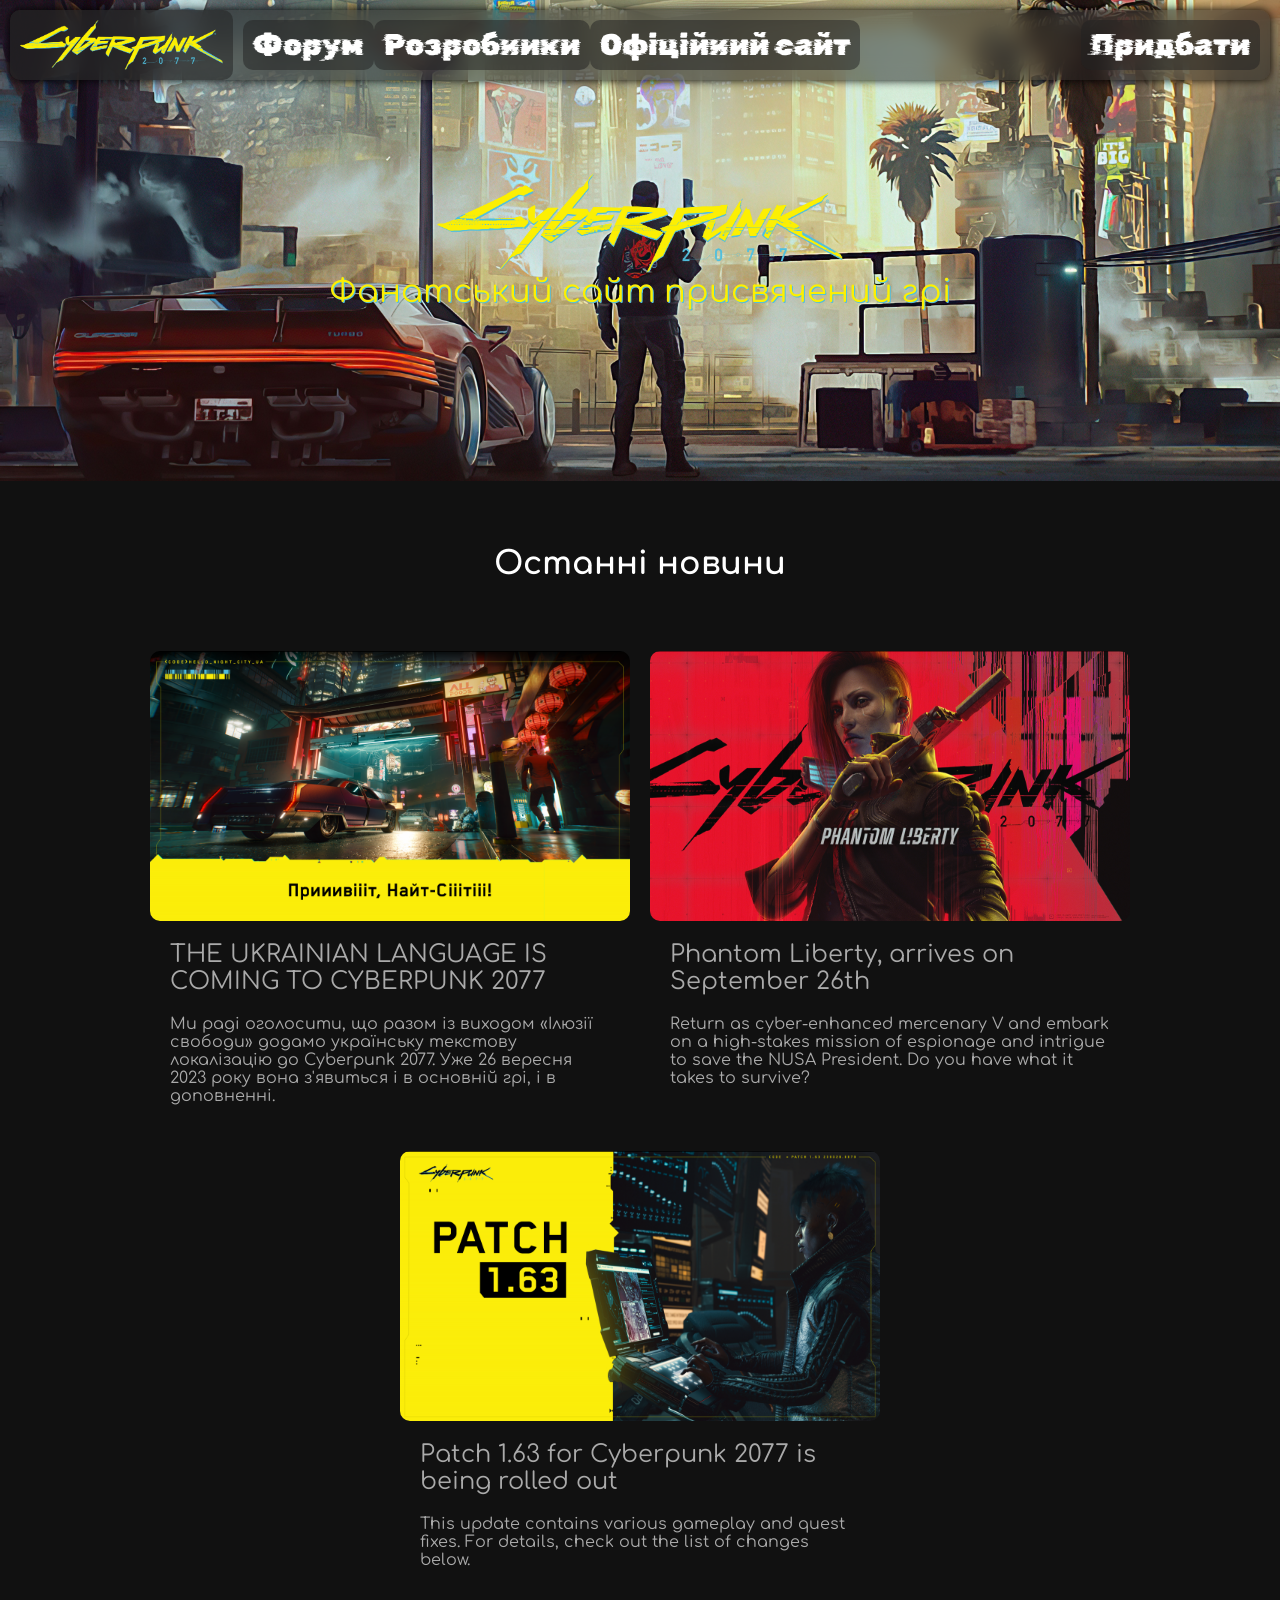
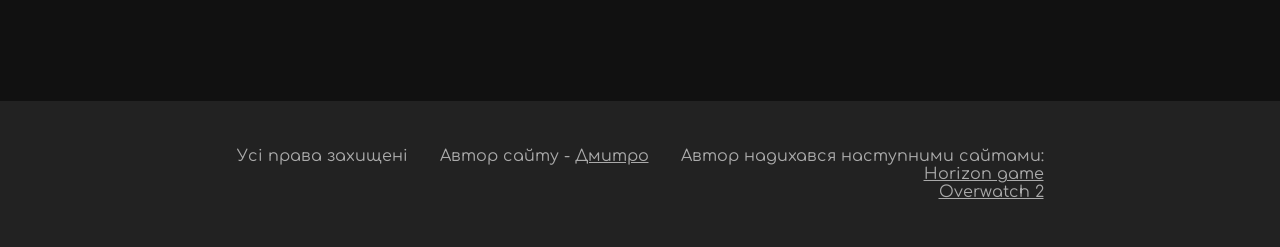
<file: index.html>
<!DOCTYPE html>
<html>
<head>
	<!-- 
	https://www.cyberpunk.net/en/news/48307/the-ukrainian-language-is-coming-to-cyberpunk-2077
	https://www.cyberpunk.net/en/news/48271/update-to-pc-system-requirements
	https://www.cyberpunk.net/en/news/48265/cyberpunk-2077-phantom-liberty-arrives-on-september-26th
	 -->
	<meta charset="utf-8">
	<meta name="viewport" content="width=device-width, initial-scale=1">
	<script type="text/javascript" src="jquery-3.7.0.min.js"></script>
	<script type="text/javascript" src="script.js"></script>
	<link rel="stylesheet" type="text/css" href="style.css">
	<title>IT Lab</title>
</head>
<body>
	<div id="header">
		<a href="https://www.cyberpunk.net/ua/en/">
			<div class="logo">
				<img src="img/logo.png" class="logo-img">
			</div>
		</a>
		<div class="btn spec-btn">
			=
		</div>
		<div class="btns-left">
			<a href="https://forums.cdprojektred.com/index.php?forums/cyberpunk.21/">
				<div class="btn">
					Форум
				</div>
			</a>
			<a href="https://www.cdprojektred.com/en">
				<div class="btn">
					Розробники
				</div>
			</a>
			<a href="https://www.cyberpunk.net/ua/en/">
				<div class="btn">
					Офіційний сайт
				</div>
			</a>
		</div>
		<div class="btns-right">
			<a href="https://www.gog.com/en/game/cyberpunk_2077">
				<div class="btn">
					Придбати
				</div>
			</a>
		</div>
	</div>
	<div id="content">
		<div id="block1" class="block">
			<img src="img/bg1.jpg" class="bg">
			<div class="inner">
				<img src="img/logo.png" class="inner-img">
				<div class="text">
					Фанатський сайт присвячений грі
				</div>
			</div>
		</div>
		<div id="block2" class="block">
			<div class="block-name">
				Останні новини
			</div>
			<div class="cards">
				<div class="card">
					<div class="card-img" style="background-image: url('img/news-ukr.jpg');"></div>
					<div class="text">
						<div class="name">
							THE UKRAINIAN LANGUAGE IS COMING TO CYBERPUNK 2077
						</div>
						<div class="descr">
							Ми раді оголосити, що разом із виходом «Ілюзії свободи» додамо українську текстову локалізацію до Cyberpunk 2077. Уже 26 вересня 2023 року вона з'явиться і в основній грі, і в доповненні.
						</div>
					</div>
					<div class="author">
						<div class="avatar"></div>
						<div class="data">
							<div class="name">Автор Авторчук</div>
							<div class="rank">Автор новини</div>
							<div class="date"></div>
						</div>
					</div>
				</div>
				<div class="card">
					<div class="card-img" style="background-image: url('img/news_dlc_pl.jpg');"></div>
					<div class="text">
						<div class="name">
							Phantom Liberty, arrives on September 26th
						</div>
						<div class="descr">
							Return as cyber-enhanced mercenary V and embark on a high-stakes mission of espionage and intrigue to save the NUSA President. Do you have what it takes to survive?
						</div>
					</div>
					<div class="author">
						<div class="avatar"></div>
						<div class="data">
							<div class="name">Автор Авторчук</div>
							<div class="rank">Автор новини</div>
							<div class="date"></div>
						</div>
					</div>
				</div>
				<div class="card">
					<div class="card-img" style="background-image: url('img/news_patch_1.63.jpg');"></div>
					<div class="text">
						<div class="name">
							Patch 1.63 for Cyberpunk 2077 is being rolled out
						</div>
						<div class="descr">
							This update contains various gameplay and quest fixes. For details, check out the list of changes below.
						</div>
					</div>
					<div class="author">
						<div class="avatar"></div>
						<div class="data">
							<div class="name">Автор Авторчук</div>
							<div class="rank">Автор новини</div>
							<div class="date"></div>
						</div>
					</div>
				</div>
			</div>
		</div>
	</div>
	<div id="footer">
		<div class="span">Усі права захищені</div>
		<div class="span">Автор сайту - <a href="">Дмитро</a></div>
		<div class="span">
			Автор надихався наступними сайтами:
			<br>
			<a href="https://www.playstation.com/uk-ua/horizon/">Horizon game</a>
			<br>
			<a href="https://overwatch.blizzard.com/en-us/">Overwatch 2</a>
		</div>
	</div>
</body>
</html>
</file>
<file: style.css>
@font-face{
	font-family: comfortaa;
	src: url("fonts/Comfortaa-VariableFont_wght.ttf");
}
@font-face{
	font-family: rubikglitch;
	src: url("fonts/RubikGlitch-Regular.ttf");
}
body{
	margin: 0;
	font-size: 0;
	background-color: #111;
	font-family: comfortaa;
	min-width: 719px;
}
#header{
	position: fixed;
	left: 10px;
	top: 10px;
	right: 10px;
	min-height: 70px;
	background-color: rgba(34, 34, 34, 0.5);
	-webkit-backdrop-filter: blur(10px);	/* для різних систем */
	backdrop-filter: blur(10px);			/* для різних систем */
	border-radius: 10px;
	box-shadow: 0 0 10px #000;
	font-family: rubikglitch;
	transition-duration: 200ms;
	z-index: 1000;
}
#header.active{
	-webkit-backdrop-filter: blur(2px);
	backdrop-filter: blur(2px);
}
#header a{
	text-decoration-line: none;
}
#header .logo{
	display: inline-block;
	vertical-align: top;
	padding: 10px;
	background-color: rgba(34, 34, 34, 0.5);
	border-radius: 10px;
	/*border-top-left-radius: 10px;
	border-bottom-left-radius: 10px;*/
}
#header .logo-img{
	height: 50px;
}
#header .btns-left{
	display: inline-block;
	vertical-align: top;
	padding: 10px;
}
#header .btns-right{
	position: absolute;
	display: inline-block;
	vertical-align: top;
	right: 0;
	top: 0;
	padding: 10px;
}
#header .btn{
	display: inline-block;
	vertical-align: top;
	position: relative;
	padding: 10px;
	height: 30px;
	font-size: 30px;
	line-height: 30px;
	color: #FFF;
	border-radius: 10px;
	transition-duration: 200ms;
	-webkit-backdrop-filter: blur(0px);
	backdrop-filter: blur(0px);
}
#header .btn:hover{		/* :hover - псевдоклас, працює при наведенні */
	background-color: rgba(34, 34, 34, 0.5);
}
#header .spec-btn{
	display: none;
	margin: 10px;
	width: 30px;
	cursor: pointer;
	text-align: center;
	margin-left: 10px;
}
#content{
	min-height: 100vh;	/* мінімальна висота - 100% вікна вравзера */
}
#content .block{

}
#block1{
	position: relative;
}
#block1 img.bg{
	width: 100%;
}
#block1 .inner{
	position: absolute; /* розташовуватиметься відносно найближчного батьківського елемента з нетиповим значенням властивості position */
	top: 50%;
	left: 50%;
	transform: translate(-50%, -50%);
	text-align: center;
}
#block1 .inner img.inner-img{
	height: 100px;
}
#block1 .inner .text{
	font-size: 32px;
	color: #FCEF03;
	text-shadow: 1px 1px 0px #51BFDD;
}
#block2{
	text-align: center;
	padding: 50px;
}
#block2 .block-name{
	font-size: 32px;
	font-weight: bold;
	padding: 50px;
	padding-top: 15px;
	color: #FFF;
}
#block2 .cards{
	position: relative;
	padding: 10px;
}
#block2 .cards .card{
	position: relative;
	display: inline-block;
	vertical-align: top;
	margin: 5px;
	padding: 5px;
	width: 480px;
	height: 480px;
	color: #AAA;
	border-radius: 15px;
	transition-duration: 200ms;
}
#block2 .cards .card:hover{
	background-color: #000;
	box-shadow: 0 0 10px #000;
}
#block2 .cards .card .card-img{
	width: 480px;
	height: 270px;
	background-size: cover;			/* заповнює весь блок, мінімально обрізавши фонове зображення */
	background-position: 50% 50%;	/* положення фонового зображення */
	border-radius: 10px;
	transition-duration: 200ms;
}
#block2 .cards .card:hover .card-img{
	box-shadow: 0 0 5px #FF0;
}
#block2 .cards .card .text{
	padding: 10px;
	text-align: left;
	color: #aaa;
}
#block2 .cards .card .text .name{
	padding: 10px;
	font-size: 24px;
}
#block2 .cards .card .text .descr{
	padding: 10px;
	font-size: 16px;
}
#block2 .cards .card .author{

}
#block2 .cards .card .author .avatar{

}
#block2 .cards .card .author .data{

}
#block2 .cards .card .author .data .name{

}
#block2 .cards .card .author .data .rank{

}
#block2 .cards .card .author .data .date{

}
#footer{
	padding: 30px;				/* зміна */
	text-align: center;
	background-color: #222;
}
#footer .span{
	display: inline-block;
	vertical-align: top;
	text-align: right;
	margin: 16px;				/* зміна */
	font-size: 16px;
	color: #AAA;
}
#footer .span a{
	color: #AAA;
}
#footer .span a:hover{
	color: #FFF;
}
@media(max-width: 1080px){
	#header .btns-left{
		display: none;
	}
	#header .spec-btn{
		display: inline-block;
	}
	#header .btns-left.active{
		display: block;
		position: absolute;
		top: 100%;
		left: 0;
		right: 0;
		background-color: rgba(34, 34, 34, 0.7);
	}
	#header .btns-left.active .btn{
		display: block;
	}
}
@media(max-width: 860px){
	#header{
		top: 0;
		left: 0;
		right: 0;
		position: sticky;
		border-radius: 0;
	}
}
</file>
